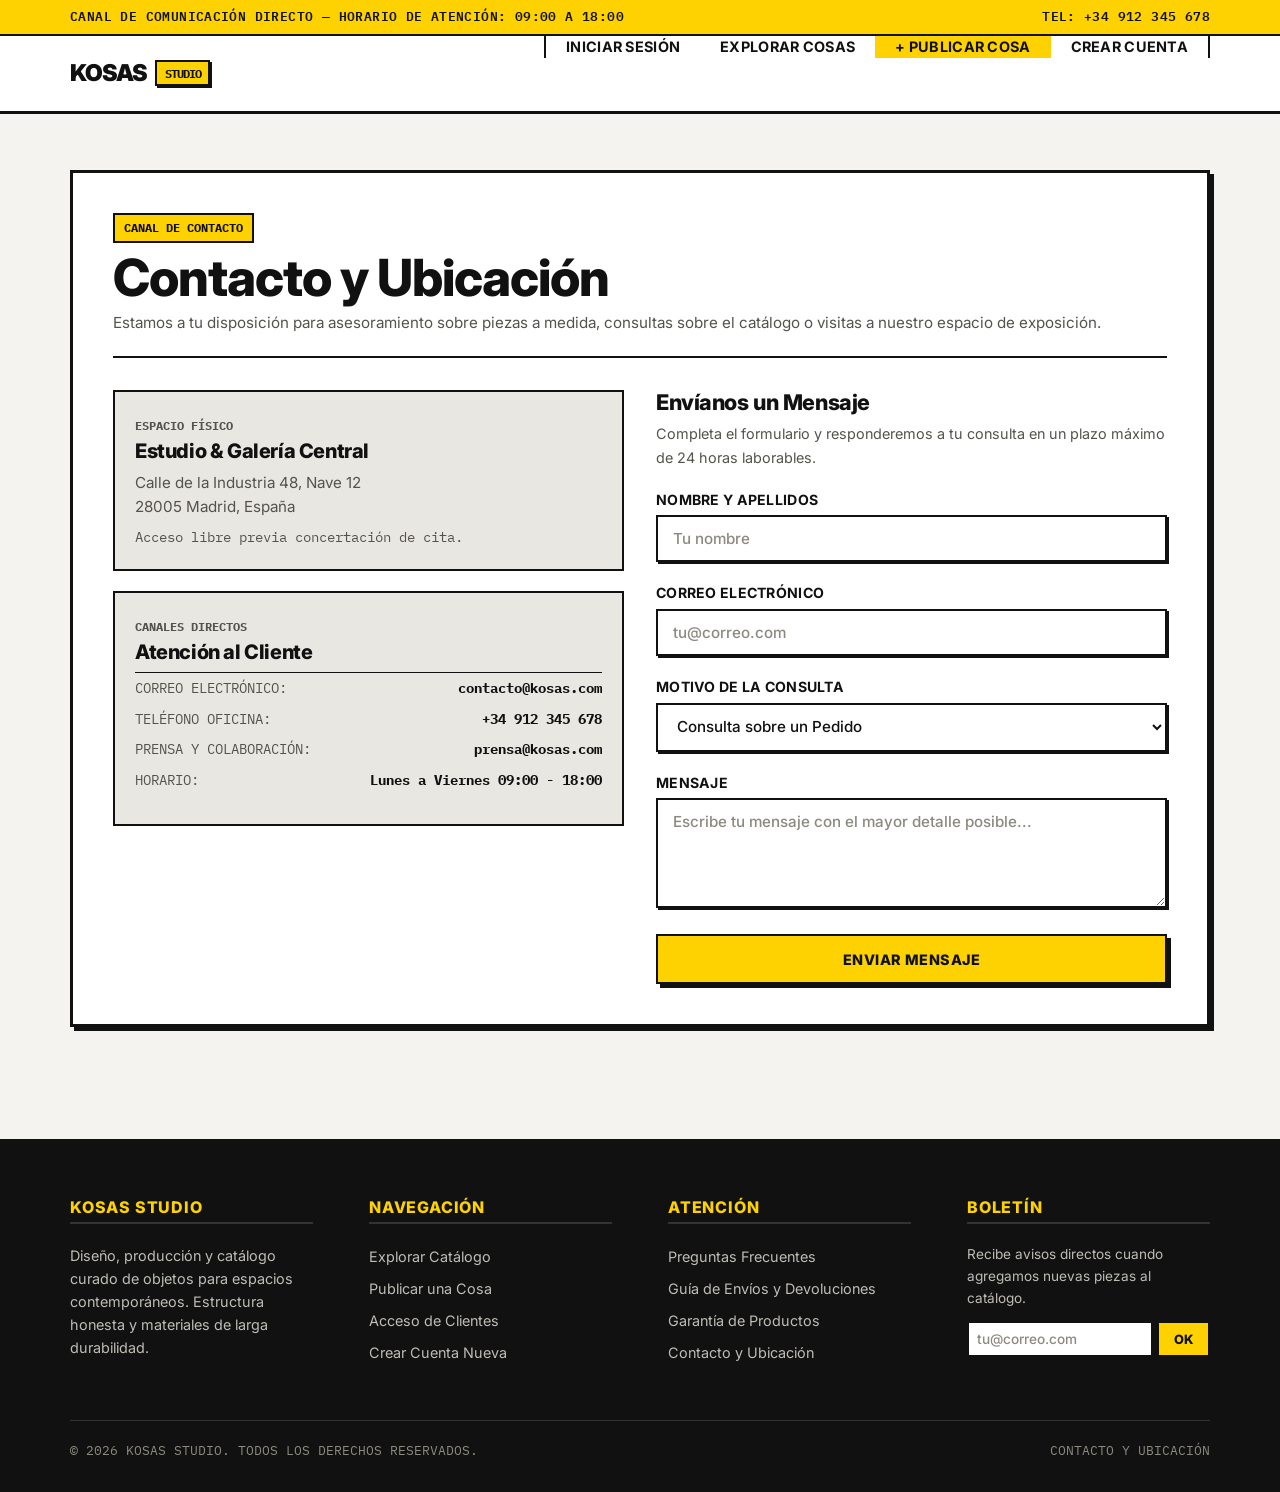
<file: views/pages/contacto.html>
<!DOCTYPE html>
<html lang="es">
<head>
  <meta charset="UTF-8">
  <meta name="viewport" content="width=device-width, initial-scale=1.0">
  <title>Contacto y Ubicación — KOSAS STUDIO</title>
  <meta name="description" content="Información de contacto, ubicación del estudio central y formulario de atención directa.">
  <link rel="stylesheet" href="../css/style.css">
</head>
<body>

  <aside class="top-notice">
    <div class="container top-notice-inner">
      <span>CANAL DE COMUNICACIÓN DIRECTO — HORARIO DE ATENCIÓN: 09:00 A 18:00</span>
      <span>TEL: +34 912 345 678</span>
    </div>
  </aside>

  <header class="navbar">
    <div class="container navbar-inner">
      <a href="../index.html" class="nav-brand">
        <span>KOSAS</span>
        <span class="nav-brand-badge">STUDIO</span>
      </a>

      <nav aria-label="Navegación del sitio">
        <ul class="nav-links">
          <li><a href="../index.html" class="nav-link">Iniciar Sesión</a></li>
          <li><a href="catalogo.html" class="nav-link">Explorar Cosas</a></li>
          <li><a href="agregar-cosa.html" class="nav-link highlight">+ Publicar Cosa</a></li>
          <li><a href="registro.html" class="nav-link">Crear Cuenta</a></li>
        </ul>
      </nav>
    </div>
  </header>

  <main class="main-content">
    <div class="container">

      <div class="info-content-card">
        <div class="info-header">
          <span class="tag tag-yellow">CANAL DE CONTACTO</span>
          <h1 style="margin-top: 0.35rem;">Contacto y Ubicación</h1>
          <p style="margin-top: 0.25rem;">
            Estamos a tu disposición para asesoramiento sobre piezas a medida, consultas sobre el catálogo o visitas a nuestro espacio de exposición.
          </p>
        </div>

        <div class="contact-layout">

          <div>
            <div class="contact-box">
              <span class="mono" style="font-size: 0.75rem; font-weight: 700; color: var(--color-text-muted);">ESPACIO FÍSICO</span>
              <h2 style="font-size: 1.25rem; margin: 0.25rem 0 0.5rem;">Estudio & Galería Central</h2>
              <p style="font-size: 0.95rem; margin-bottom: 0.5rem;">Calle de la Industria 48, Nave 12<br>28005 Madrid, España</p>
              <p class="mono" style="font-size: 0.85rem;">Acceso libre previa concertación de cita.</p>
            </div>

            <div class="contact-box">
              <span class="mono" style="font-size: 0.75rem; font-weight: 700; color: var(--color-text-muted);">CANALES DIRECTOS</span>
              <h2 style="font-size: 1.25rem; margin: 0.25rem 0 0.5rem;">Atención al Cliente</h2>
              <table class="specs-table" style="font-size: 0.88rem;">
                <tr><td>CORREO ELECTRÓNICO:</td><td>contacto@kosas.com</td></tr>
                <tr><td>TELÉFONO OFICINA:</td><td>+34 912 345 678</td></tr>
                <tr><td>PRENSA Y COLABORACIÓN:</td><td>prensa@kosas.com</td></tr>
                <tr><td>HORARIO:</td><td>Lunes a Viernes 09:00 - 18:00</td></tr>
              </table>
            </div>
          </div>

          <div>
            <h2 style="font-size: 1.35rem; margin-bottom: 0.5rem;">Envíanos un Mensaje</h2>
            <p style="font-size: 0.9rem; margin-bottom: var(--space-md);">
              Completa el formulario y responderemos a tu consulta en un plazo máximo de 24 horas laborables.
            </p>

            <form action="catalogo.html" method="GET">
              <div class="form-group">
                <label for="nombre-contacto" class="form-label">Nombre y Apellidos</label>
                <input type="text" id="nombre-contacto" name="nombre-contacto" class="form-input" placeholder="Tu nombre" required>
              </div>

              <div class="form-group">
                <label for="correo-contacto" class="form-label">Correo Electrónico</label>
                <input type="email" id="correo-contacto" name="correo-contacto" class="form-input" placeholder="tu@correo.com" required>
              </div>

              <div class="form-group">
                <label for="motivo" class="form-label">Motivo de la Consulta</label>
                <select id="motivo" name="motivo" class="form-input" style="cursor: pointer;">
                  <option value="pedido">Consulta sobre un Pedido</option>
                  <option value="producto">Información sobre una Pieza</option>
                  <option value="publicar">Propuesta de Publicación / Artesanía</option>
                  <option value="otro">Otro Asunto</option>
                </select>
              </div>

              <div class="form-group">
                <label for="mensaje" class="form-label">Mensaje</label>
                <textarea id="mensaje" name="mensaje" class="form-input" rows="4" placeholder="Escribe tu mensaje con el mayor detalle posible..." required></textarea>
              </div>

              <button type="submit" class="btn btn-primary btn-block" style="padding: 0.9rem;">
                Enviar Mensaje
              </button>
            </form>
          </div>

        </div>
      </div>

    </div>
  </main>

  <footer class="footer">
    <div class="container">
      <div class="footer-columns">
        <div class="footer-col">
          <h4>KOSAS STUDIO</h4>
          <p style="color: #bfbcb6; font-size: 0.9rem; line-height: 1.6;">
            Diseño, producción y catálogo curado de objetos para espacios contemporáneos. Estructura honesta y materiales de larga durabilidad.
          </p>
        </div>

        <div class="footer-col">
          <h4>NAVEGACIÓN</h4>
          <ul class="footer-links">
            <li><a href="catalogo.html" class="footer-link">Explorar Catálogo</a></li>
            <li><a href="agregar-cosa.html" class="footer-link">Publicar una Cosa</a></li>
            <li><a href="../index.html" class="footer-link">Acceso de Clientes</a></li>
            <li><a href="registro.html" class="footer-link">Crear Cuenta Nueva</a></li>
          </ul>
        </div>

        <div class="footer-col">
          <h4>ATENCIÓN</h4>
          <ul class="footer-links">
            <li><a href="faq.html" class="footer-link">Preguntas Frecuentes</a></li>
            <li><a href="envios-devoluciones.html" class="footer-link">Guía de Envíos y Devoluciones</a></li>
            <li><a href="garantia.html" class="footer-link">Garantía de Productos</a></li>
            <li><a href="contacto.html" class="footer-link">Contacto y Ubicación</a></li>
          </ul>
        </div>

        <div class="footer-col">
          <h4>BOLETÍN</h4>
          <p style="color: #bfbcb6; font-size: 0.85rem; margin-bottom: 0.75rem;">
            Recibe avisos directos cuando agregamos nuevas piezas al catálogo.
          </p>
          <div style="display: flex; gap: 0.25rem;">
            <input type="email" placeholder="tu@correo.com" class="form-input" style="padding: 0.5rem; font-size: 0.85rem;">
            <button class="btn btn-primary btn-sm" type="button">OK</button>
          </div>
        </div>
      </div>

      <div class="footer-bottom">
        <span>© 2026 KOSAS STUDIO. TODOS LOS DERECHOS RESERVADOS.</span>
        <span>CONTACTO Y UBICACIÓN</span>
      </div>
    </div>
  </footer>

</body>
</html>
</file>
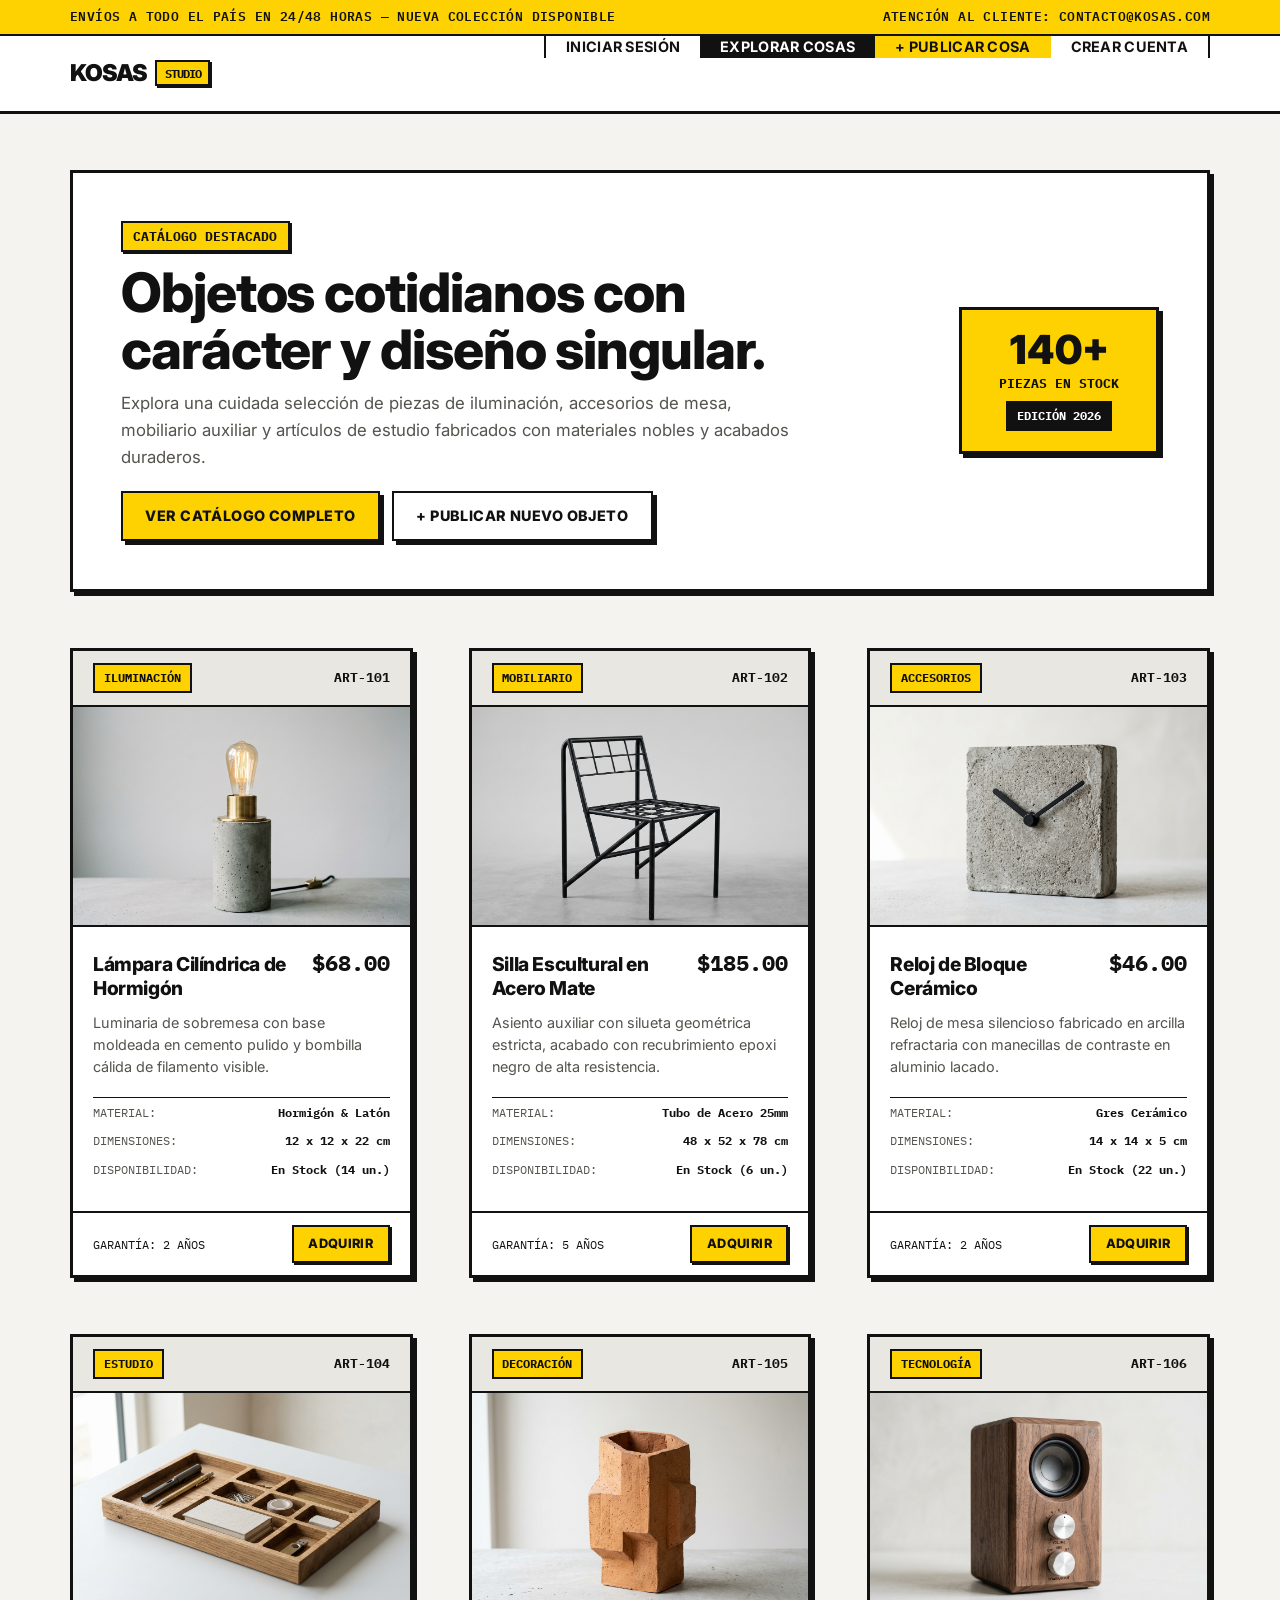
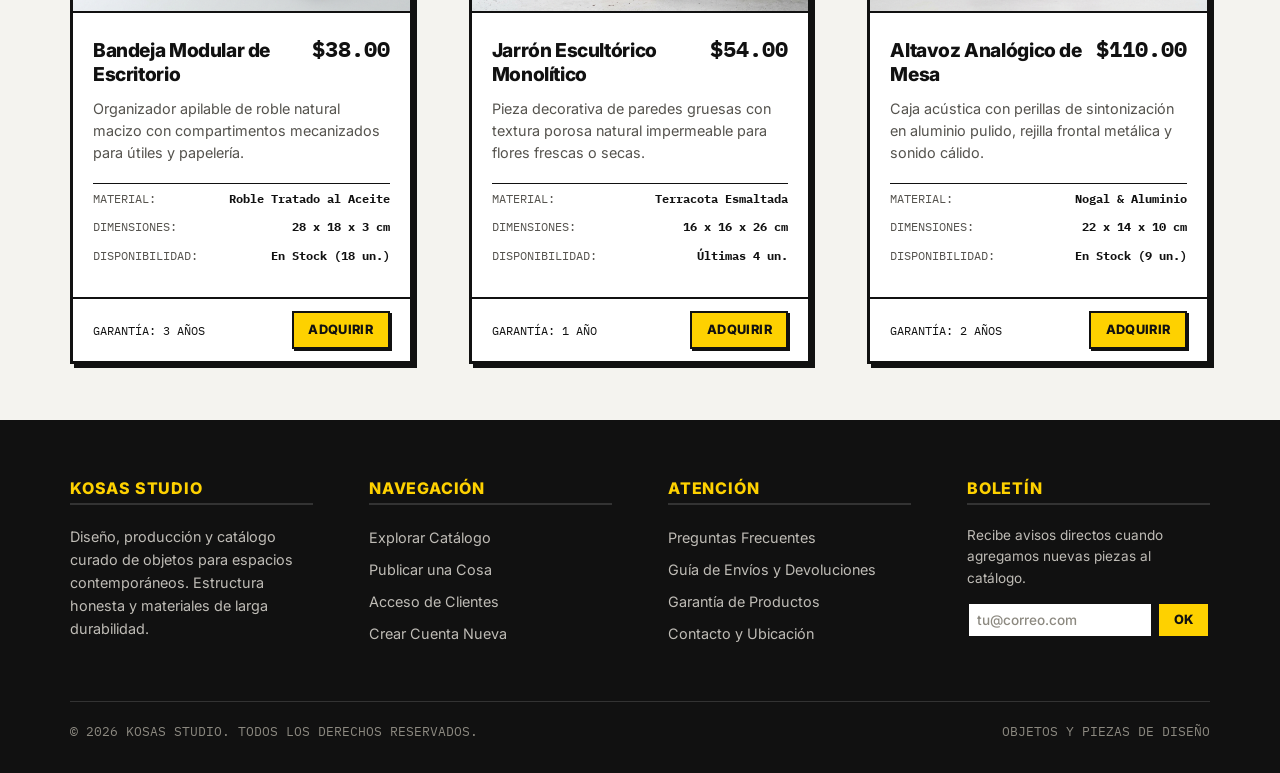
<file: views/pages/cosas-view-catologo.html>
<!DOCTYPE html>
<html lang="es">
<head>
  <meta charset="UTF-8">
  <meta name="viewport" content="width=device-width, initial-scale=1.0">
  <title>KOSAS — Catálogo de Objetos & Piezas de Diseño</title>
  <meta name="description" content="Colección curada de objetos cotidianos, iluminación, mobiliario y accesorios singulares para el hogar y el estudio.">
  <link rel="stylesheet" href="../css/style.css">
</head>
<body>

  <aside class="top-notice">
    <div class="container top-notice-inner">
      <span>ENVÍOS A TODO EL PAÍS EN 24/48 HORAS — NUEVA COLECCIÓN DISPONIBLE</span>
      <span>ATENCIÓN AL CLIENTE: CONTACTO@KOSAS.COM</span>
    </div>
  </aside>

  <header class="navbar">
    <div class="container navbar-inner">
      <a href="../index.html" class="nav-brand">
        <span>KOSAS</span>
        <span class="nav-brand-badge">STUDIO</span>
      </a>

      <nav aria-label="Navegación del sitio">
        <ul class="nav-links">
          <li><a href="../index.html" class="nav-link">Iniciar Sesión</a></li>
          <li><a href="catalogo.html" class="nav-link active">Explorar Cosas</a></li>
          <li><a href="agregar-cosa.html" class="nav-link highlight">+ Publicar Cosa</a></li>
          <li><a href="registro.html" class="nav-link">Crear Cuenta</a></li>
        </ul>
      </nav>
    </div>
  </header>

  <main class="main-content">
    <div class="container">

      <section class="hero-banner">
        <div class="hero-content">
          <span class="hero-pill">Catálogo Destacado</span>
          <h1 class="hero-title">Objetos cotidianos con carácter y diseño singular.</h1>
          <p class="hero-subtitle">
            Explora una cuidada selección de piezas de iluminación, accesorios de mesa, mobiliario auxiliar y artículos de estudio fabricados con materiales nobles y acabados duraderos.
          </p>
          <div class="hero-actions">
            <a href="#catalogo" class="btn btn-primary">Ver Catálogo Completo</a>
            <a href="agregar-cosa.html" class="btn">+ Publicar Nuevo Objeto</a>
          </div>
        </div>

        <div class="hero-highlight-box">
          <span class="big-num">140+</span>
          <span class="sub-label">Piezas en Stock</span>
          <span class="tag tag-dark" style="margin-top: 0.5rem;">EDICIÓN 2026</span>
        </div>
      </section>

      <section id="catalogo" class="items-grid" aria-label="Catálogo de productos">

        <article class="b-card">
          <div class="card-header">
            <span class="tag tag-yellow">ILUMINACIÓN</span>
            <span class="mono" style="font-size: 0.8rem; font-weight: 700;">ART-101</span>
          </div>
          <div class="item-img-container">
            <img src="../img/lampara-hormigon.jpg" alt="Lámpara Cilíndrica de Hormigón" class="item-img">
          </div>
          <div class="card-body">
            <div style="display: flex; justify-content: space-between; align-items: baseline; margin-bottom: 0.4rem;">
              <h2 class="item-title">Lámpara Cilíndrica de Hormigón</h2>
              <span class="item-price">$68.00</span>
            </div>
            <p class="item-desc">Luminaria de sobremesa con base moldeada en cemento pulido y bombilla cálida de filamento visible.</p>
            <table class="specs-table">
              <tr><td>MATERIAL:</td><td>Hormigón & Latón</td></tr>
              <tr><td>DIMENSIONES:</td><td>12 x 12 x 22 cm</td></tr>
              <tr><td>DISPONIBILIDAD:</td><td>En Stock (14 un.)</td></tr>
            </table>
          </div>
          <div class="card-footer">
            <span class="mono" style="font-size: 0.78rem;">GARANTÍA: 2 AÑOS</span>
            <a href="detalle-producto.html" class="btn btn-sm btn-primary">Adquirir</a>
          </div>
        </article>

        <article class="b-card">
          <div class="card-header">
            <span class="tag tag-yellow">MOBILIARIO</span>
            <span class="mono" style="font-size: 0.8rem; font-weight: 700;">ART-102</span>
          </div>
          <div class="item-img-container">
            <img src="../img/silla-acero.jpg" alt="Silla Escultural en Acero Mate" class="item-img">
          </div>
          <div class="card-body">
            <div style="display: flex; justify-content: space-between; align-items: baseline; margin-bottom: 0.4rem;">
              <h2 class="item-title">Silla Escultural en Acero Mate</h2>
              <span class="item-price">$185.00</span>
            </div>
            <p class="item-desc">Asiento auxiliar con silueta geométrica estricta, acabado con recubrimiento epoxi negro de alta resistencia.</p>
            <table class="specs-table">
              <tr><td>MATERIAL:</td><td>Tubo de Acero 25mm</td></tr>
              <tr><td>DIMENSIONES:</td><td>48 x 52 x 78 cm</td></tr>
              <tr><td>DISPONIBILIDAD:</td><td>En Stock (6 un.)</td></tr>
            </table>
          </div>
          <div class="card-footer">
            <span class="mono" style="font-size: 0.78rem;">GARANTÍA: 5 AÑOS</span>
            <a href="detalle-producto.html" class="btn btn-sm btn-primary">Adquirir</a>
          </div>
        </article>

        <article class="b-card">
          <div class="card-header">
            <span class="tag tag-yellow">ACCESORIOS</span>
            <span class="mono" style="font-size: 0.8rem; font-weight: 700;">ART-103</span>
          </div>
          <div class="item-img-container">
            <img src="../img/reloj-ceramica.jpg" alt="Reloj de Bloque Cerámico" class="item-img">
          </div>
          <div class="card-body">
            <div style="display: flex; justify-content: space-between; align-items: baseline; margin-bottom: 0.4rem;">
              <h2 class="item-title">Reloj de Bloque Cerámico</h2>
              <span class="item-price">$46.00</span>
            </div>
            <p class="item-desc">Reloj de mesa silencioso fabricado en arcilla refractaria con manecillas de contraste en aluminio lacado.</p>
            <table class="specs-table">
              <tr><td>MATERIAL:</td><td>Gres Cerámico</td></tr>
              <tr><td>DIMENSIONES:</td><td>14 x 14 x 5 cm</td></tr>
              <tr><td>DISPONIBILIDAD:</td><td>En Stock (22 un.)</td></tr>
            </table>
          </div>
          <div class="card-footer">
            <span class="mono" style="font-size: 0.78rem;">GARANTÍA: 2 AÑOS</span>
            <a href="detalle-producto.html" class="btn btn-sm btn-primary">Adquirir</a>
          </div>
        </article>

        <article class="b-card">
          <div class="card-header">
            <span class="tag tag-yellow">ESTUDIO</span>
            <span class="mono" style="font-size: 0.8rem; font-weight: 700;">ART-104</span>
          </div>
          <div class="item-img-container">
            <img src="../img/bandeja-madera.jpg" alt="Bandeja Modular de Escritorio" class="item-img">
          </div>
          <div class="card-body">
            <div style="display: flex; justify-content: space-between; align-items: baseline; margin-bottom: 0.4rem;">
              <h2 class="item-title">Bandeja Modular de Escritorio</h2>
              <span class="item-price">$38.00</span>
            </div>
            <p class="item-desc">Organizador apilable de roble natural macizo con compartimentos mecanizados para útiles y papelería.</p>
            <table class="specs-table">
              <tr><td>MATERIAL:</td><td>Roble Tratado al Aceite</td></tr>
              <tr><td>DIMENSIONES:</td><td>28 x 18 x 3 cm</td></tr>
              <tr><td>DISPONIBILIDAD:</td><td>En Stock (18 un.)</td></tr>
            </table>
          </div>
          <div class="card-footer">
            <span class="mono" style="font-size: 0.78rem;">GARANTÍA: 3 AÑOS</span>
            <a href="detalle-producto.html" class="btn btn-sm btn-primary">Adquirir</a>
          </div>
        </article>

        <article class="b-card">
          <div class="card-header">
            <span class="tag tag-yellow">DECORACIÓN</span>
            <span class="mono" style="font-size: 0.8rem; font-weight: 700;">ART-105</span>
          </div>
          <div class="item-img-container">
            <img src="../img/jarron-terracota.jpg" alt="Jarrón Escultórico Monolítico" class="item-img">
          </div>
          <div class="card-body">
            <div style="display: flex; justify-content: space-between; align-items: baseline; margin-bottom: 0.4rem;">
              <h2 class="item-title">Jarrón Escultórico Monolítico</h2>
              <span class="item-price">$54.00</span>
            </div>
            <p class="item-desc">Pieza decorativa de paredes gruesas con textura porosa natural impermeable para flores frescas o secas.</p>
            <table class="specs-table">
              <tr><td>MATERIAL:</td><td>Terracota Esmaltada</td></tr>
              <tr><td>DIMENSIONES:</td><td>16 x 16 x 26 cm</td></tr>
              <tr><td>DISPONIBILIDAD:</td><td>Últimas 4 un.</td></tr>
            </table>
          </div>
          <div class="card-footer">
            <span class="mono" style="font-size: 0.78rem;">GARANTÍA: 1 AÑO</span>
            <a href="detalle-producto.html" class="btn btn-sm btn-primary">Adquirir</a>
          </div>
        </article>

        <article class="b-card">
          <div class="card-header">
            <span class="tag tag-yellow">TECNOLOGÍA</span>
            <span class="mono" style="font-size: 0.8rem; font-weight: 700;">ART-106</span>
          </div>
          <div class="item-img-container">
            <img src="../img/altavoz-mesa.jpg" alt="Altavoz Analógico de Mesa" class="item-img">
          </div>
          <div class="card-body">
            <div style="display: flex; justify-content: space-between; align-items: baseline; margin-bottom: 0.4rem;">
              <h2 class="item-title">Altavoz Analógico de Mesa</h2>
              <span class="item-price">$110.00</span>
            </div>
            <p class="item-desc">Caja acústica con perillas de sintonización en aluminio pulido, rejilla frontal metálica y sonido cálido.</p>
            <table class="specs-table">
              <tr><td>MATERIAL:</td><td>Nogal & Aluminio</td></tr>
              <tr><td>DIMENSIONES:</td><td>22 x 14 x 10 cm</td></tr>
              <tr><td>DISPONIBILIDAD:</td><td>En Stock (9 un.)</td></tr>
            </table>
          </div>
          <div class="card-footer">
            <span class="mono" style="font-size: 0.78rem;">GARANTÍA: 2 AÑOS</span>
            <a href="detalle-producto.html" class="btn btn-sm btn-primary">Adquirir</a>
          </div>
        </article>

      </section>

    </div>
  </main>

  <footer class="footer">
    <div class="container">
      <div class="footer-columns">
        <div class="footer-col">
          <h4>KOSAS STUDIO</h4>
          <p style="color: #bfbcb6; font-size: 0.9rem; line-height: 1.6;">
            Diseño, producción y catálogo curado de objetos para espacios contemporáneos. Estructura honesta y materiales de larga durabilidad.
          </p>
        </div>

        <div class="footer-col">
          <h4>NAVEGACIÓN</h4>
          <ul class="footer-links">
            <li><a href="catalogo.html" class="footer-link">Explorar Catálogo</a></li>
            <li><a href="agregar-cosa.html" class="footer-link">Publicar una Cosa</a></li>
            <li><a href="../index.html" class="footer-link">Acceso de Clientes</a></li>
            <li><a href="registro.html" class="footer-link">Crear Cuenta Nueva</a></li>
          </ul>
        </div>

        <div class="footer-col">
          <h4>ATENCIÓN</h4>
          <ul class="footer-links">
            <li><a href="faq.html" class="footer-link">Preguntas Frecuentes</a></li>
            <li><a href="envios-devoluciones.html" class="footer-link">Guía de Envíos y Devoluciones</a></li>
            <li><a href="garantia.html" class="footer-link">Garantía de Productos</a></li>
            <li><a href="contacto.html" class="footer-link">Contacto y Ubicación</a></li>
          </ul>
        </div>

        <div class="footer-col">
          <h4>BOLETÍN</h4>
          <p style="color: #bfbcb6; font-size: 0.85rem; margin-bottom: 0.75rem;">
            Recibe avisos directos cuando agregamos nuevas piezas al catálogo.
          </p>
          <div style="display: flex; gap: 0.25rem;">
            <input type="email" placeholder="tu@correo.com" class="form-input" style="padding: 0.5rem; font-size: 0.85rem;">
            <button class="btn btn-primary btn-sm" type="button">OK</button>
          </div>
        </div>
      </div>

      <div class="footer-bottom">
        <span>© 2026 KOSAS STUDIO. TODOS LOS DERECHOS RESERVADOS.</span>
        <span>OBJETOS Y PIEZAS DE DISEÑO</span>
      </div>
    </div>
  </footer>

</body>
</html>
</file>
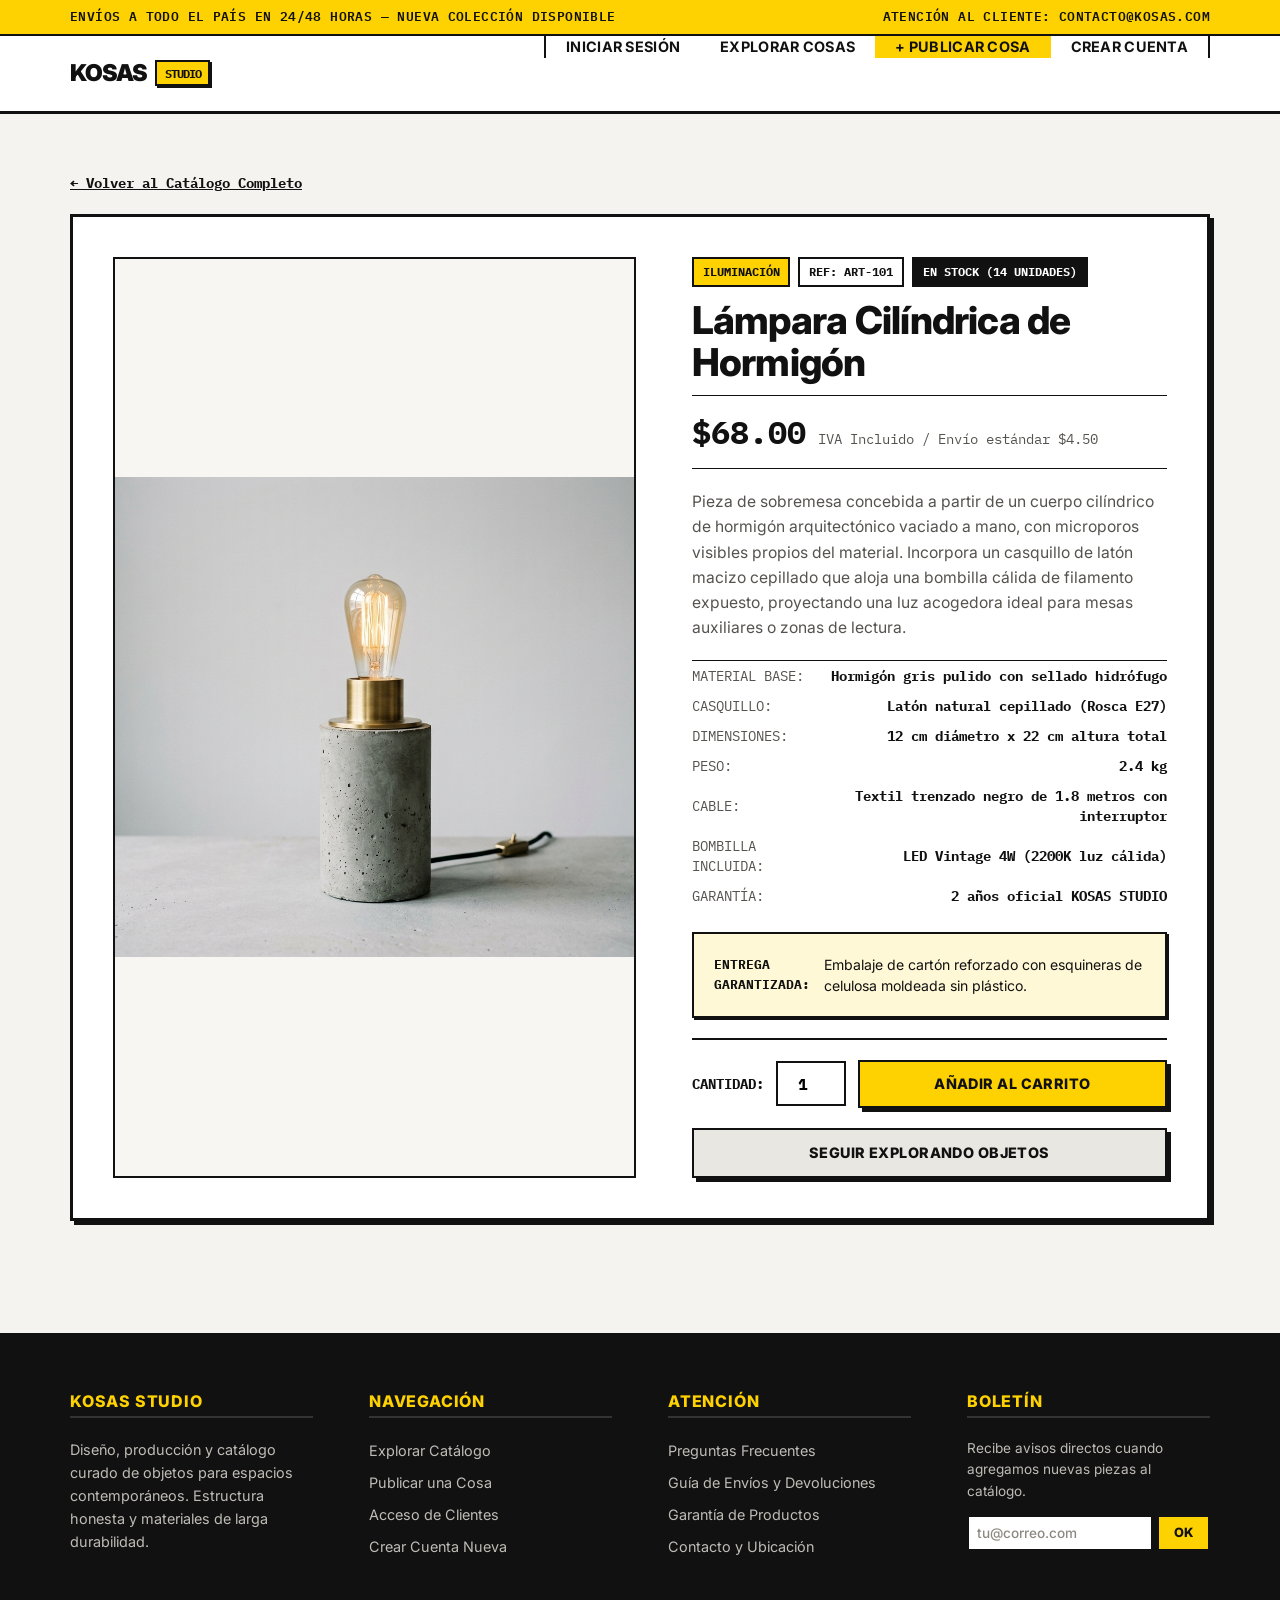
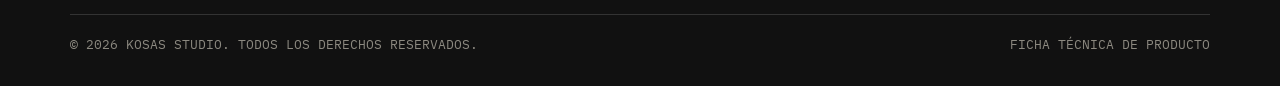
<file: views/pages/cosas-view-detalle.html>
<!DOCTYPE html>
<html lang="es">
<head>
  <meta charset="UTF-8">
  <meta name="viewport" content="width=device-width, initial-scale=1.0">
  <title>Lámpara Cilíndrica de Hormigón — KOSAS STUDIO</title>
  <meta name="description" content="Detalle de producto y especificaciones técnicas de la Lámpara Cilíndrica de Hormigón.">
  <link rel="stylesheet" href="../css/style.css">
</head>
<body>

  <aside class="top-notice">
    <div class="container top-notice-inner">
      <span>ENVÍOS A TODO EL PAÍS EN 24/48 HORAS — NUEVA COLECCIÓN DISPONIBLE</span>
      <span>ATENCIÓN AL CLIENTE: CONTACTO@KOSAS.COM</span>
    </div>
  </aside>

  <header class="navbar">
    <div class="container navbar-inner">
      <a href="../index.html" class="nav-brand">
        <span>KOSAS</span>
        <span class="nav-brand-badge">STUDIO</span>
      </a>

      <nav aria-label="Navegación del sitio">
        <ul class="nav-links">
          <li><a href="../index.html" class="nav-link">Iniciar Sesión</a></li>
          <li><a href="catalogo.html" class="nav-link">Explorar Cosas</a></li>
          <li><a href="agregar-cosa.html" class="nav-link highlight">+ Publicar Cosa</a></li>
          <li><a href="registro.html" class="nav-link">Crear Cuenta</a></li>
        </ul>
      </nav>
    </div>
  </header>

  <main class="main-content">
    <div class="container">

      <div style="margin-bottom: var(--space-md);">
        <a href="catalogo.html" class="mono" style="font-size: 0.85rem; font-weight: 700; text-decoration: underline;">
          ← Volver al Catálogo Completo
        </a>
      </div>

      <div class="detail-grid">

        <div class="detail-image-box">
          <img src="../img/lampara-hormigon.jpg" alt="Lámpara Cilíndrica de Hormigón" class="detail-main-img">
        </div>

        <div class="detail-info">
          <div>
            <div class="detail-header-tags">
              <span class="tag tag-yellow">ILUMINACIÓN</span>
              <span class="tag">REF: ART-101</span>
              <span class="tag tag-dark">EN STOCK (14 UNIDADES)</span>
            </div>

            <h1 class="detail-title">Lámpara Cilíndrica de Hormigón</h1>

            <div class="detail-price-strip">
              <span class="detail-price-main">$68.00</span>
              <span class="mono" style="font-size: 0.85rem; color: var(--color-text-muted);">IVA Incluido / Envío estándar $4.50</span>
            </div>

            <p class="detail-description">
              Pieza de sobremesa concebida a partir de un cuerpo cilíndrico de hormigón arquitectónico vaciado a mano, con microporos visibles propios del material. Incorpora un casquillo de latón macizo cepillado que aloja una bombilla cálida de filamento expuesto, proyectando una luz acogedora ideal para mesas auxiliares o zonas de lectura.
            </p>

            <table class="specs-table" style="font-size: 0.85rem; margin-bottom: var(--space-md);">
              <tr><td>MATERIAL BASE:</td><td>Hormigón gris pulido con sellado hidrófugo</td></tr>
              <tr><td>CASQUILLO:</td><td>Latón natural cepillado (Rosca E27)</td></tr>
              <tr><td>DIMENSIONES:</td><td>12 cm diámetro x 22 cm altura total</td></tr>
              <tr><td>PESO:</td><td>2.4 kg</td></tr>
              <tr><td>CABLE:</td><td>Textil trenzado negro de 1.8 metros con interruptor</td></tr>
              <tr><td>BOMBILLA INCLUIDA:</td><td>LED Vintage 4W (2200K luz cálida)</td></tr>
              <tr><td>GARANTÍA:</td><td>2 años oficial KOSAS STUDIO</td></tr>
            </table>

            <div class="callout-box" style="margin-bottom: var(--space-md);">
              <span class="mono" style="font-weight: 700; font-size: 0.8rem;">ENTREGA GARANTIZADA:</span>
              <span style="font-size: 0.88rem;">Embalaje de cartón reforzado con esquineras de celulosa moldeada sin plástico.</span>
            </div>
          </div>

          <div style="border-top: var(--border-main); padding-top: var(--space-md);">
            <div class="qty-control">
              <label for="cantidad" class="mono" style="font-size: 0.85rem; font-weight: 700;">CANTIDAD:</label>
              <input type="number" id="cantidad" name="cantidad" value="1" min="1" max="14" class="qty-input">
              <button type="button" class="btn btn-primary" style="flex: 1; padding: 0.85rem;">
                Añadir al Carrito
              </button>
            </div>
            <a href="catalogo.html" class="btn btn-block" style="background-color: var(--color-surface-muted);">
              Seguir Explorando Objetos
            </a>
          </div>

        </div>

      </div>

    </div>
  </main>

  <footer class="footer">
    <div class="container">
      <div class="footer-columns">
        <div class="footer-col">
          <h4>KOSAS STUDIO</h4>
          <p style="color: #bfbcb6; font-size: 0.9rem; line-height: 1.6;">
            Diseño, producción y catálogo curado de objetos para espacios contemporáneos. Estructura honesta y materiales de larga durabilidad.
          </p>
        </div>

        <div class="footer-col">
          <h4>NAVEGACIÓN</h4>
          <ul class="footer-links">
            <li><a href="catalogo.html" class="footer-link">Explorar Catálogo</a></li>
            <li><a href="agregar-cosa.html" class="footer-link">Publicar una Cosa</a></li>
            <li><a href="../index.html" class="footer-link">Acceso de Clientes</a></li>
            <li><a href="registro.html" class="footer-link">Crear Cuenta Nueva</a></li>
          </ul>
        </div>

        <div class="footer-col">
          <h4>ATENCIÓN</h4>
          <ul class="footer-links">
            <li><a href="faq.html" class="footer-link">Preguntas Frecuentes</a></li>
            <li><a href="envios-devoluciones.html" class="footer-link">Guía de Envíos y Devoluciones</a></li>
            <li><a href="garantia.html" class="footer-link">Garantía de Productos</a></li>
            <li><a href="contacto.html" class="footer-link">Contacto y Ubicación</a></li>
          </ul>
        </div>

        <div class="footer-col">
          <h4>BOLETÍN</h4>
          <p style="color: #bfbcb6; font-size: 0.85rem; margin-bottom: 0.75rem;">
            Recibe avisos directos cuando agregamos nuevas piezas al catálogo.
          </p>
          <div style="display: flex; gap: 0.25rem;">
            <input type="email" placeholder="tu@correo.com" class="form-input" style="padding: 0.5rem; font-size: 0.85rem;">
            <button class="btn btn-primary btn-sm" type="button">OK</button>
          </div>
        </div>
      </div>

      <div class="footer-bottom">
        <span>© 2026 KOSAS STUDIO. TODOS LOS DERECHOS RESERVADOS.</span>
        <span>FICHA TÉCNICA DE PRODUCTO</span>
      </div>
    </div>
  </footer>

</body>
</html>
</file>
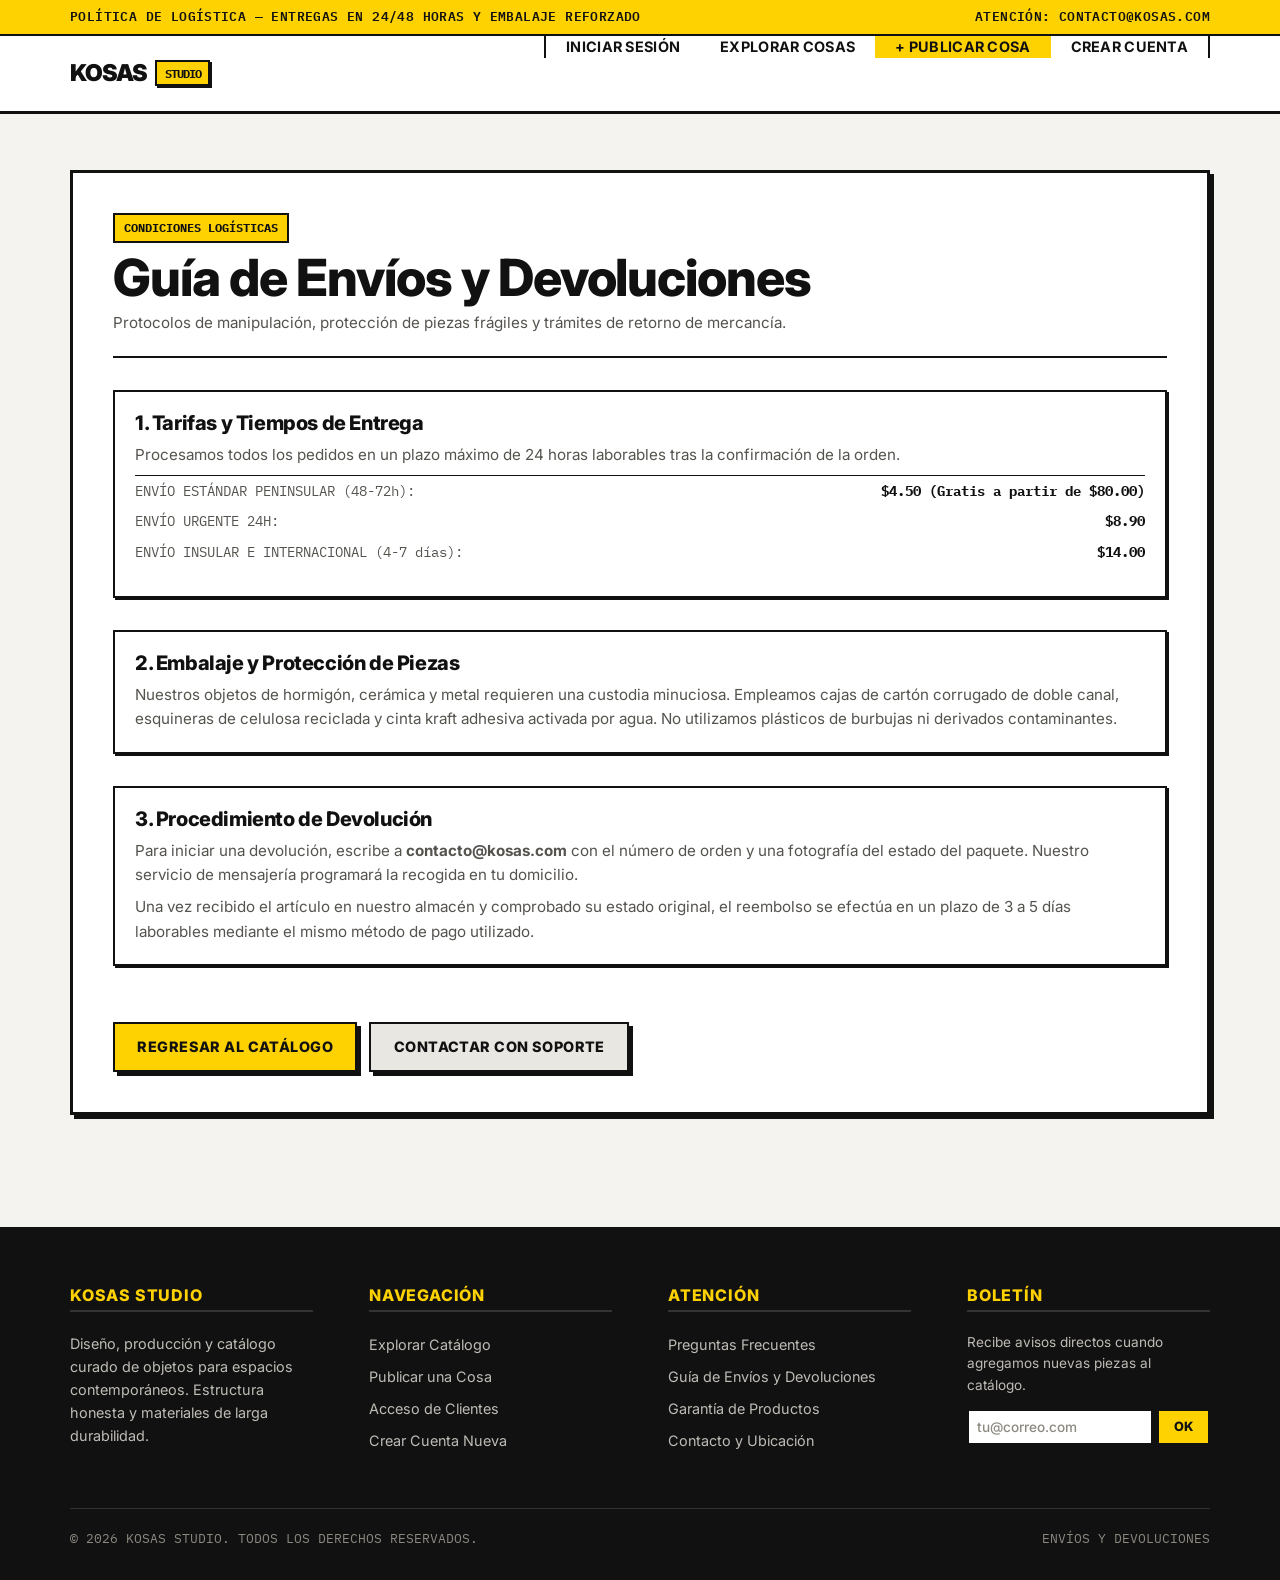
<file: views/pages/envios-devoluciones.html>
<!DOCTYPE html>
<html lang="es">
<head>
  <meta charset="UTF-8">
  <meta name="viewport" content="width=device-width, initial-scale=1.0">
  <title>Guía de Envíos y Devoluciones — KOSAS STUDIO</title>
  <meta name="description" content="Información detallada sobre tarifas, embalajes ecológicos y políticas de devolución en KOSAS STUDIO.">
  <link rel="stylesheet" href="../css/style.css">
</head>
<body>

  <aside class="top-notice">
    <div class="container top-notice-inner">
      <span>POLÍTICA DE LOGÍSTICA — ENTREGAS EN 24/48 HORAS Y EMBALAJE REFORZADO</span>
      <span>ATENCIÓN: CONTACTO@KOSAS.COM</span>
    </div>
  </aside>

  <header class="navbar">
    <div class="container navbar-inner">
      <a href="../index.html" class="nav-brand">
        <span>KOSAS</span>
        <span class="nav-brand-badge">STUDIO</span>
      </a>

      <nav aria-label="Navegación del sitio">
        <ul class="nav-links">
          <li><a href="../index.html" class="nav-link">Iniciar Sesión</a></li>
          <li><a href="catalogo.html" class="nav-link">Explorar Cosas</a></li>
          <li><a href="agregar-cosa.html" class="nav-link highlight">+ Publicar Cosa</a></li>
          <li><a href="registro.html" class="nav-link">Crear Cuenta</a></li>
        </ul>
      </nav>
    </div>
  </header>

  <main class="main-content">
    <div class="container">

      <div class="info-content-card">
        <div class="info-header">
          <span class="tag tag-yellow">CONDICIONES LOGÍSTICAS</span>
          <h1 style="margin-top: 0.35rem;">Guía de Envíos y Devoluciones</h1>
          <p style="margin-top: 0.25rem;">
            Protocolos de manipulación, protección de piezas frágiles y trámites de retorno de mercancía.
          </p>
        </div>

        <div style="display: flex; flex-direction: column; gap: var(--space-lg);">
          <div class="faq-card">
            <h2 style="font-size: 1.25rem; margin-bottom: 0.5rem;">1. Tarifas y Tiempos de Entrega</h2>
            <p style="margin-bottom: 0.5rem;">Procesamos todos los pedidos en un plazo máximo de 24 horas laborables tras la confirmación de la orden.</p>
            <table class="specs-table" style="font-size: 0.88rem;">
              <tr><td>ENVÍO ESTÁNDAR PENINSULAR (48-72h):</td><td>$4.50 (Gratis a partir de $80.00)</td></tr>
              <tr><td>ENVÍO URGENTE 24H:</td><td>$8.90</td></tr>
              <tr><td>ENVÍO INSULAR E INTERNACIONAL (4-7 días):</td><td>$14.00</td></tr>
            </table>
          </div>

          <div class="faq-card">
            <h2 style="font-size: 1.25rem; margin-bottom: 0.5rem;">2. Embalaje y Protección de Piezas</h2>
            <p>
              Nuestros objetos de hormigón, cerámica y metal requieren una custodia minuciosa. Empleamos cajas de cartón corrugado de doble canal, esquineras de celulosa reciclada y cinta kraft adhesiva activada por agua. No utilizamos plásticos de burbujas ni derivados contaminantes.
            </p>
          </div>

          <div class="faq-card">
            <h2 style="font-size: 1.25rem; margin-bottom: 0.5rem;">3. Procedimiento de Devolución</h2>
            <p style="margin-bottom: 0.5rem;">
              Para iniciar una devolución, escribe a <strong>contacto@kosas.com</strong> con el número de orden y una fotografía del estado del paquete. Nuestro servicio de mensajería programará la recogida en tu domicilio.
            </p>
            <p>
              Una vez recibido el artículo en nuestro almacén y comprobado su estado original, el reembolso se efectúa en un plazo de 3 a 5 días laborables mediante el mismo método de pago utilizado.
            </p>
          </div>
        </div>

        <div style="margin-top: var(--space-xl); display: flex; gap: var(--space-sm); flex-wrap: wrap;">
          <a href="catalogo.html" class="btn btn-primary">Regresar al Catálogo</a>
          <a href="contacto.html" class="btn" style="background-color: var(--color-surface-muted);">Contactar con Soporte</a>
        </div>
      </div>

    </div>
  </main>

  <footer class="footer">
    <div class="container">
      <div class="footer-columns">
        <div class="footer-col">
          <h4>KOSAS STUDIO</h4>
          <p style="color: #bfbcb6; font-size: 0.9rem; line-height: 1.6;">
            Diseño, producción y catálogo curado de objetos para espacios contemporáneos. Estructura honesta y materiales de larga durabilidad.
          </p>
        </div>

        <div class="footer-col">
          <h4>NAVEGACIÓN</h4>
          <ul class="footer-links">
            <li><a href="catalogo.html" class="footer-link">Explorar Catálogo</a></li>
            <li><a href="agregar-cosa.html" class="footer-link">Publicar una Cosa</a></li>
            <li><a href="../index.html" class="footer-link">Acceso de Clientes</a></li>
            <li><a href="registro.html" class="footer-link">Crear Cuenta Nueva</a></li>
          </ul>
        </div>

        <div class="footer-col">
          <h4>ATENCIÓN</h4>
          <ul class="footer-links">
            <li><a href="faq.html" class="footer-link">Preguntas Frecuentes</a></li>
            <li><a href="envios-devoluciones.html" class="footer-link">Guía de Envíos y Devoluciones</a></li>
            <li><a href="garantia.html" class="footer-link">Garantía de Productos</a></li>
            <li><a href="contacto.html" class="footer-link">Contacto y Ubicación</a></li>
          </ul>
        </div>

        <div class="footer-col">
          <h4>BOLETÍN</h4>
          <p style="color: #bfbcb6; font-size: 0.85rem; margin-bottom: 0.75rem;">
            Recibe avisos directos cuando agregamos nuevas piezas al catálogo.
          </p>
          <div style="display: flex; gap: 0.25rem;">
            <input type="email" placeholder="tu@correo.com" class="form-input" style="padding: 0.5rem; font-size: 0.85rem;">
            <button class="btn btn-primary btn-sm" type="button">OK</button>
          </div>
        </div>
      </div>

      <div class="footer-bottom">
        <span>© 2026 KOSAS STUDIO. TODOS LOS DERECHOS RESERVADOS.</span>
        <span>ENVÍOS Y DEVOLUCIONES</span>
      </div>
    </div>
  </footer>

</body>
</html>
</file>
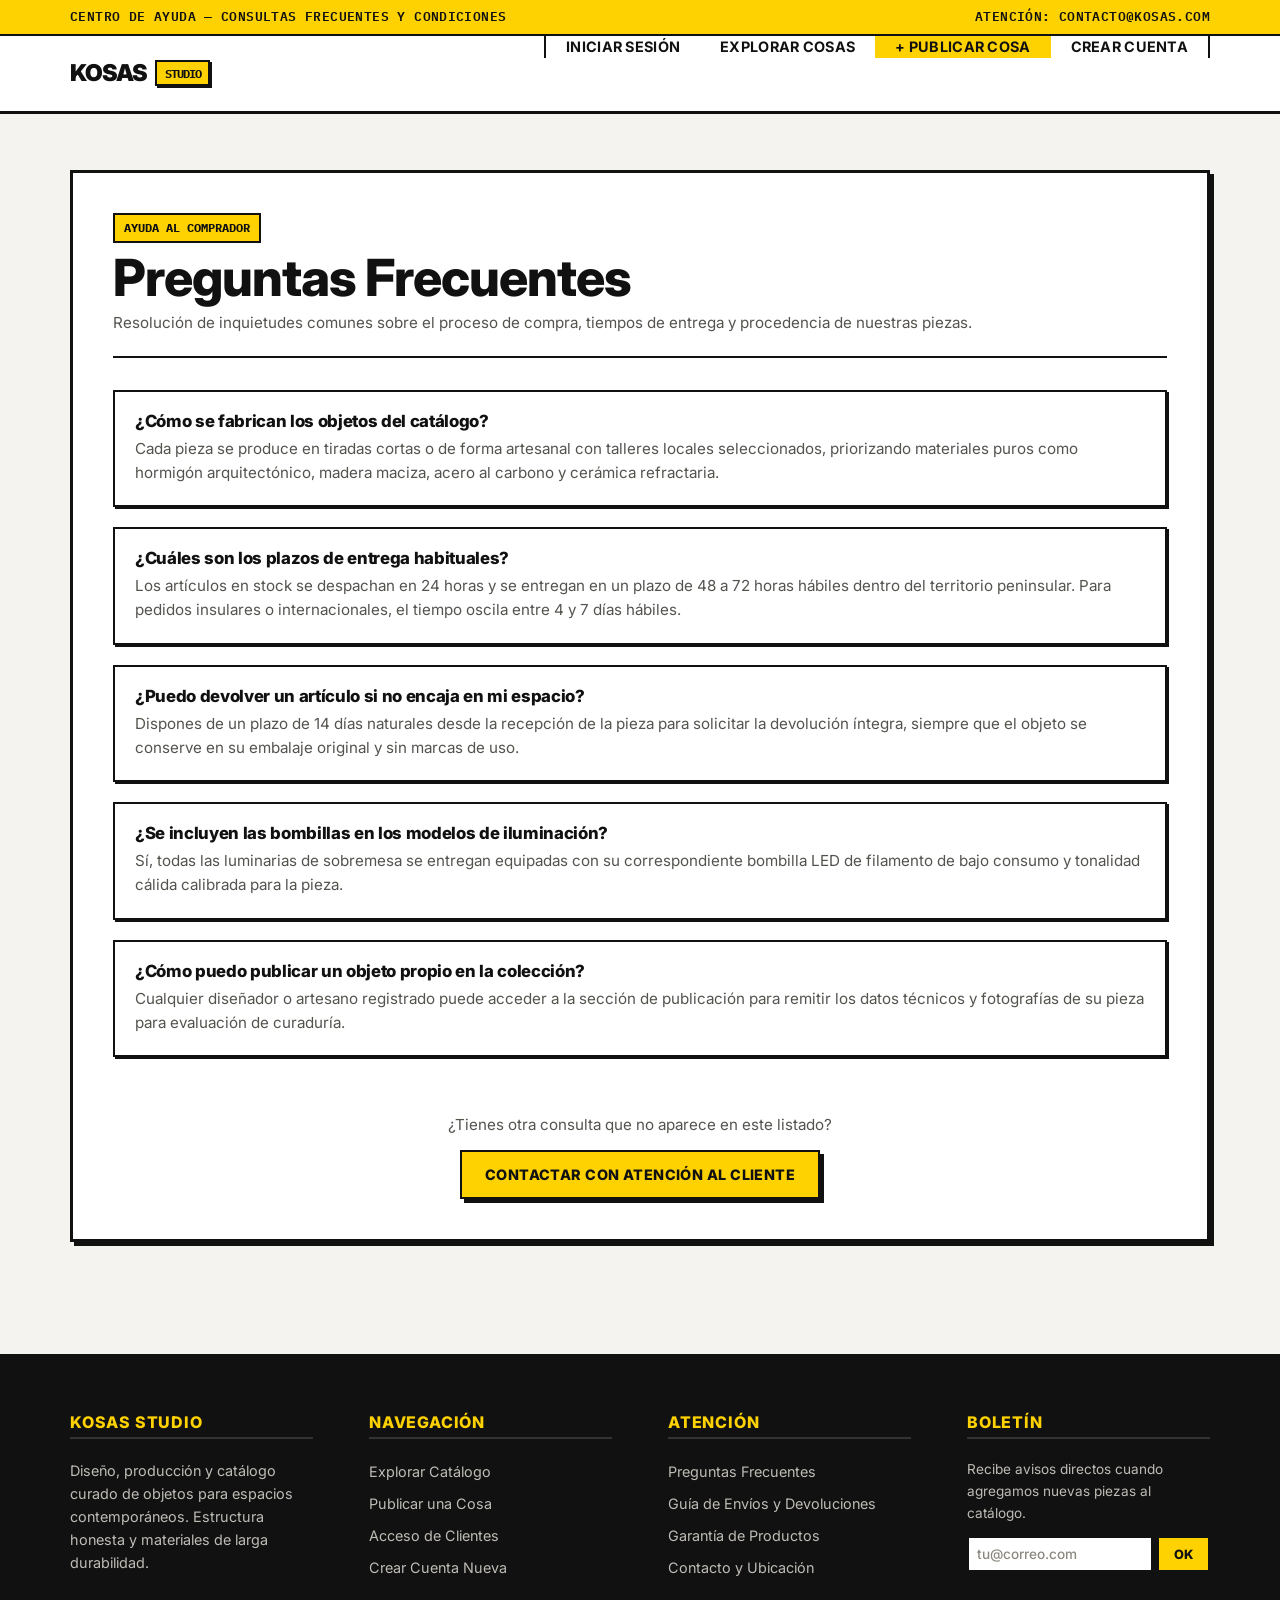
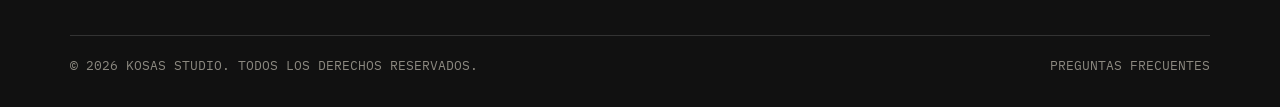
<file: views/pages/faq.html>
<!DOCTYPE html>
<html lang="es">
<head>
  <meta charset="UTF-8">
  <meta name="viewport" content="width=device-width, initial-scale=1.0">
  <title>Preguntas Frecuentes — KOSAS STUDIO</title>
  <meta name="description" content="Respuestas a dudas habituales sobre pedidos, materiales y catálogo de KOSAS STUDIO.">
  <link rel="stylesheet" href="../css/style.css">
</head>
<body>

  <aside class="top-notice">
    <div class="container top-notice-inner">
      <span>CENTRO DE AYUDA — CONSULTAS FRECUENTES Y CONDICIONES</span>
      <span>ATENCIÓN: CONTACTO@KOSAS.COM</span>
    </div>
  </aside>

  <header class="navbar">
    <div class="container navbar-inner">
      <a href="../index.html" class="nav-brand">
        <span>KOSAS</span>
        <span class="nav-brand-badge">STUDIO</span>
      </a>

      <nav aria-label="Navegación del sitio">
        <ul class="nav-links">
          <li><a href="../index.html" class="nav-link">Iniciar Sesión</a></li>
          <li><a href="catalogo.html" class="nav-link">Explorar Cosas</a></li>
          <li><a href="agregar-cosa.html" class="nav-link highlight">+ Publicar Cosa</a></li>
          <li><a href="registro.html" class="nav-link">Crear Cuenta</a></li>
        </ul>
      </nav>
    </div>
  </header>

  <main class="main-content">
    <div class="container">

      <div class="info-content-card">
        <div class="info-header">
          <span class="tag tag-yellow">AYUDA AL COMPRADOR</span>
          <h1 style="margin-top: 0.35rem;">Preguntas Frecuentes</h1>
          <p style="margin-top: 0.25rem;">
            Resolución de inquietudes comunes sobre el proceso de compra, tiempos de entrega y procedencia de nuestras piezas.
          </p>
        </div>

        <div class="faq-group">
          <div class="faq-card">
            <h3>¿Cómo se fabrican los objetos del catálogo?</h3>
            <p>Cada pieza se produce en tiradas cortas o de forma artesanal con talleres locales seleccionados, priorizando materiales puros como hormigón arquitectónico, madera maciza, acero al carbono y cerámica refractaria.</p>
          </div>

          <div class="faq-card">
            <h3>¿Cuáles son los plazos de entrega habituales?</h3>
            <p>Los artículos en stock se despachan en 24 horas y se entregan en un plazo de 48 a 72 horas hábiles dentro del territorio peninsular. Para pedidos insulares o internacionales, el tiempo oscila entre 4 y 7 días hábiles.</p>
          </div>

          <div class="faq-card">
            <h3>¿Puedo devolver un artículo si no encaja en mi espacio?</h3>
            <p>Dispones de un plazo de 14 días naturales desde la recepción de la pieza para solicitar la devolución íntegra, siempre que el objeto se conserve en su embalaje original y sin marcas de uso.</p>
          </div>

          <div class="faq-card">
            <h3>¿Se incluyen las bombillas en los modelos de iluminación?</h3>
            <p>Sí, todas las luminarias de sobremesa se entregan equipadas con su correspondiente bombilla LED de filamento de bajo consumo y tonalidad cálida calibrada para la pieza.</p>
          </div>

          <div class="faq-card">
            <h3>¿Cómo puedo publicar un objeto propio en la colección?</h3>
            <p>Cualquier diseñador o artesano registrado puede acceder a la sección de publicación para remitir los datos técnicos y fotografías de su pieza para evaluación de curaduría.</p>
          </div>
        </div>

        <div style="margin-top: var(--space-xl); text-align: center;">
          <p style="margin-bottom: var(--space-sm);">¿Tienes otra consulta que no aparece en este listado?</p>
          <a href="contacto.html" class="btn btn-primary">Contactar con Atención al Cliente</a>
        </div>
      </div>

    </div>
  </main>

  <footer class="footer">
    <div class="container">
      <div class="footer-columns">
        <div class="footer-col">
          <h4>KOSAS STUDIO</h4>
          <p style="color: #bfbcb6; font-size: 0.9rem; line-height: 1.6;">
            Diseño, producción y catálogo curado de objetos para espacios contemporáneos. Estructura honesta y materiales de larga durabilidad.
          </p>
        </div>

        <div class="footer-col">
          <h4>NAVEGACIÓN</h4>
          <ul class="footer-links">
            <li><a href="catalogo.html" class="footer-link">Explorar Catálogo</a></li>
            <li><a href="agregar-cosa.html" class="footer-link">Publicar una Cosa</a></li>
            <li><a href="../index.html" class="footer-link">Acceso de Clientes</a></li>
            <li><a href="registro.html" class="footer-link">Crear Cuenta Nueva</a></li>
          </ul>
        </div>

        <div class="footer-col">
          <h4>ATENCIÓN</h4>
          <ul class="footer-links">
            <li><a href="faq.html" class="footer-link">Preguntas Frecuentes</a></li>
            <li><a href="envios-devoluciones.html" class="footer-link">Guía de Envíos y Devoluciones</a></li>
            <li><a href="garantia.html" class="footer-link">Garantía de Productos</a></li>
            <li><a href="contacto.html" class="footer-link">Contacto y Ubicación</a></li>
          </ul>
        </div>

        <div class="footer-col">
          <h4>BOLETÍN</h4>
          <p style="color: #bfbcb6; font-size: 0.85rem; margin-bottom: 0.75rem;">
            Recibe avisos directos cuando agregamos nuevas piezas al catálogo.
          </p>
          <div style="display: flex; gap: 0.25rem;">
            <input type="email" placeholder="tu@correo.com" class="form-input" style="padding: 0.5rem; font-size: 0.85rem;">
            <button class="btn btn-primary btn-sm" type="button">OK</button>
          </div>
        </div>
      </div>

      <div class="footer-bottom">
        <span>© 2026 KOSAS STUDIO. TODOS LOS DERECHOS RESERVADOS.</span>
        <span>PREGUNTAS FRECUENTES</span>
      </div>
    </div>
  </footer>

</body>
</html>
</file>
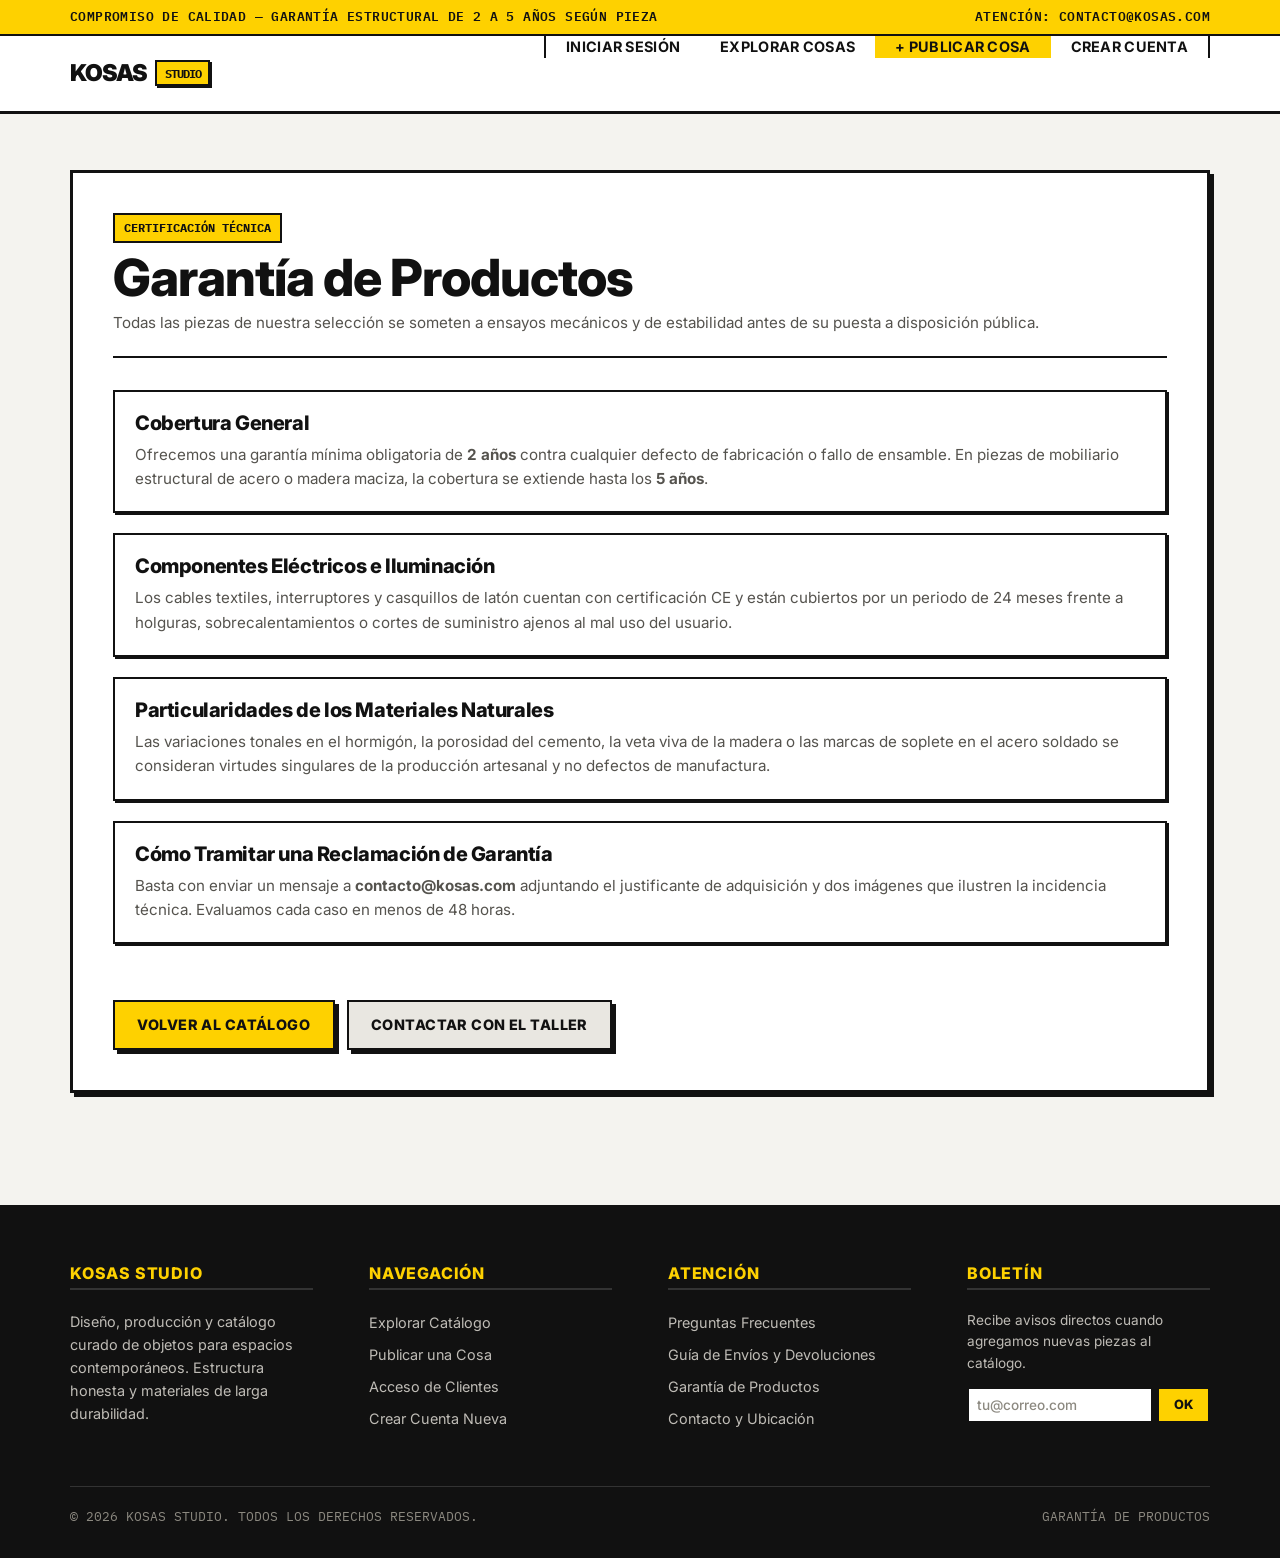
<file: views/pages/garantia.html>
<!DOCTYPE html>
<html lang="es">
<head>
  <meta charset="UTF-8">
  <meta name="viewport" content="width=device-width, initial-scale=1.0">
  <title>Garantía de Productos — KOSAS STUDIO</title>
  <meta name="description" content="Términos y cobertura de garantía técnica para todos los objetos del catálogo de KOSAS STUDIO.">
  <link rel="stylesheet" href="../css/style.css">
</head>
<body>

  <aside class="top-notice">
    <div class="container top-notice-inner">
      <span>COMPROMISO DE CALIDAD — GARANTÍA ESTRUCTURAL DE 2 A 5 AÑOS SEGÚN PIEZA</span>
      <span>ATENCIÓN: CONTACTO@KOSAS.COM</span>
    </div>
  </aside>

  <header class="navbar">
    <div class="container navbar-inner">
      <a href="../index.html" class="nav-brand">
        <span>KOSAS</span>
        <span class="nav-brand-badge">STUDIO</span>
      </a>

      <nav aria-label="Navegación del sitio">
        <ul class="nav-links">
          <li><a href="../index.html" class="nav-link">Iniciar Sesión</a></li>
          <li><a href="catalogo.html" class="nav-link">Explorar Cosas</a></li>
          <li><a href="agregar-cosa.html" class="nav-link highlight">+ Publicar Cosa</a></li>
          <li><a href="registro.html" class="nav-link">Crear Cuenta</a></li>
        </ul>
      </nav>
    </div>
  </header>

  <main class="main-content">
    <div class="container">

      <div class="info-content-card">
        <div class="info-header">
          <span class="tag tag-yellow">CERTIFICACIÓN TÉCNICA</span>
          <h1 style="margin-top: 0.35rem;">Garantía de Productos</h1>
          <p style="margin-top: 0.25rem;">
            Todas las piezas de nuestra selección se someten a ensayos mecánicos y de estabilidad antes de su puesta a disposición pública.
          </p>
        </div>

        <div style="display: flex; flex-direction: column; gap: var(--space-md);">
          <div class="faq-card">
            <h2 style="font-size: 1.25rem; margin-bottom: 0.5rem;">Cobertura General</h2>
            <p>
              Ofrecemos una garantía mínima obligatoria de <strong>2 años</strong> contra cualquier defecto de fabricación o fallo de ensamble. En piezas de mobiliario estructural de acero o madera maciza, la cobertura se extiende hasta los <strong>5 años</strong>.
            </p>
          </div>

          <div class="faq-card">
            <h2 style="font-size: 1.25rem; margin-bottom: 0.5rem;">Componentes Eléctricos e Iluminación</h2>
            <p>
              Los cables textiles, interruptores y casquillos de latón cuentan con certificación CE y están cubiertos por un periodo de 24 meses frente a holguras, sobrecalentamientos o cortes de suministro ajenos al mal uso del usuario.
            </p>
          </div>

          <div class="faq-card">
            <h2 style="font-size: 1.25rem; margin-bottom: 0.5rem;">Particularidades de los Materiales Naturales</h2>
            <p>
              Las variaciones tonales en el hormigón, la porosidad del cemento, la veta viva de la madera o las marcas de soplete en el acero soldado se consideran virtudes singulares de la producción artesanal y no defectos de manufactura.
            </p>
          </div>

          <div class="faq-card">
            <h2 style="font-size: 1.25rem; margin-bottom: 0.5rem;">Cómo Tramitar una Reclamación de Garantía</h2>
            <p>
              Basta con enviar un mensaje a <strong>contacto@kosas.com</strong> adjuntando el justificante de adquisición y dos imágenes que ilustren la incidencia técnica. Evaluamos cada caso en menos de 48 horas.
            </p>
          </div>
        </div>

        <div style="margin-top: var(--space-xl); display: flex; gap: var(--space-sm); flex-wrap: wrap;">
          <a href="catalogo.html" class="btn btn-primary">Volver al Catálogo</a>
          <a href="contacto.html" class="btn" style="background-color: var(--color-surface-muted);">Contactar con el Taller</a>
        </div>
      </div>

    </div>
  </main>

  <footer class="footer">
    <div class="container">
      <div class="footer-columns">
        <div class="footer-col">
          <h4>KOSAS STUDIO</h4>
          <p style="color: #bfbcb6; font-size: 0.9rem; line-height: 1.6;">
            Diseño, producción y catálogo curado de objetos para espacios contemporáneos. Estructura honesta y materiales de larga durabilidad.
          </p>
        </div>

        <div class="footer-col">
          <h4>NAVEGACIÓN</h4>
          <ul class="footer-links">
            <li><a href="catalogo.html" class="footer-link">Explorar Catálogo</a></li>
            <li><a href="agregar-cosa.html" class="footer-link">Publicar una Cosa</a></li>
            <li><a href="../index.html" class="footer-link">Acceso de Clientes</a></li>
            <li><a href="registro.html" class="footer-link">Crear Cuenta Nueva</a></li>
          </ul>
        </div>

        <div class="footer-col">
          <h4>ATENCIÓN</h4>
          <ul class="footer-links">
            <li><a href="faq.html" class="footer-link">Preguntas Frecuentes</a></li>
            <li><a href="envios-devoluciones.html" class="footer-link">Guía de Envíos y Devoluciones</a></li>
            <li><a href="garantia.html" class="footer-link">Garantía de Productos</a></li>
            <li><a href="contacto.html" class="footer-link">Contacto y Ubicación</a></li>
          </ul>
        </div>

        <div class="footer-col">
          <h4>BOLETÍN</h4>
          <p style="color: #bfbcb6; font-size: 0.85rem; margin-bottom: 0.75rem;">
            Recibe avisos directos cuando agregamos nuevas piezas al catálogo.
          </p>
          <div style="display: flex; gap: 0.25rem;">
            <input type="email" placeholder="tu@correo.com" class="form-input" style="padding: 0.5rem; font-size: 0.85rem;">
            <button class="btn btn-primary btn-sm" type="button">OK</button>
          </div>
        </div>
      </div>

      <div class="footer-bottom">
        <span>© 2026 KOSAS STUDIO. TODOS LOS DERECHOS RESERVADOS.</span>
        <span>GARANTÍA DE PRODUCTOS</span>
      </div>
    </div>
  </footer>

</body>
</html>
</file>
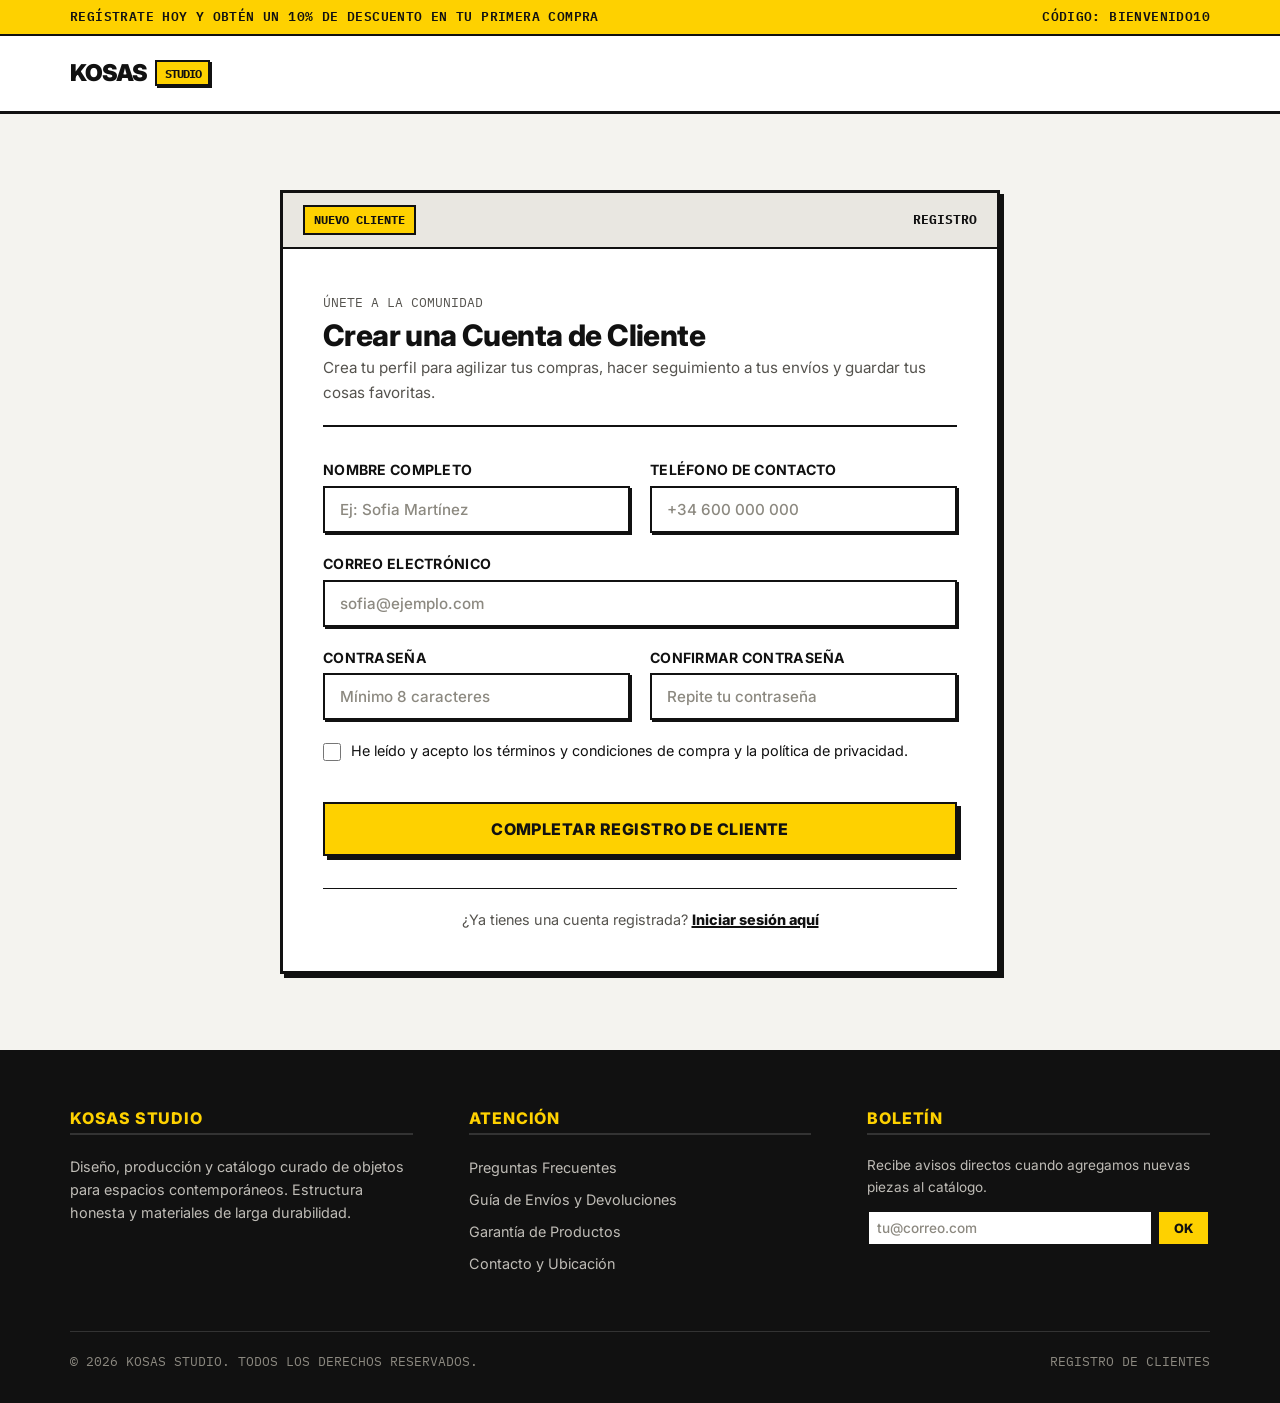
<file: views/pages/usuario-view-registro.html>
<!DOCTYPE html>
<html lang="es">
<head>
  <meta charset="UTF-8">
  <meta name="viewport" content="width=device-width, initial-scale=1.0">
  <title>Crear Cuenta — KOSAS STUDIO</title>
  <meta name="description" content="Regístrate como cliente en KOSAS para acceder a lanzamientos exclusivos y guardar tus objetos favoritos.">
  <link rel="stylesheet" href="../css/style.css">
</head>
<body>

  <aside class="top-notice">
    <div class="container top-notice-inner">
      <span>REGÍSTRATE HOY Y OBTÉN UN 10% DE DESCUENTO EN TU PRIMERA COMPRA</span>
      <span>CÓDIGO: BIENVENIDO10</span>
    </div>
  </aside>

  <header class="navbar">
    <div class="container navbar-inner">
      <a href="../../index.html" class="nav-brand">
        <span>KOSAS</span>
        <span class="nav-brand-badge">STUDIO</span>
      </a>
    </div>
  </header>

  <main class="main-content">
    <div class="container panel-wrapper">

      <div class="form-panel-wide b-card">
        
        <div class="card-header">
          <span class="tag tag-yellow">NUEVO CLIENTE</span>
          <span class="mono" style="font-size: 0.8rem; font-weight: 700;">REGISTRO</span>
        </div>

        <div class="card-body" style="padding: clamp(1.5rem, 3.5vw, 2.5rem);">
          
          <div class="form-header-area">
            <span class="mono" style="font-size: 0.8rem; color: var(--color-text-muted);">ÚNETE A LA COMUNIDAD</span>
            <h1>Crear una Cuenta de Cliente</h1>
            <p style="margin-top: 0.25rem;">
              Crea tu perfil para agilizar tus compras, hacer seguimiento a tus envíos y guardar tus cosas favoritas.
            </p>
          </div>

          <form action="../index.html" method="GET">
            
            <div class="form-grid-2">
              <div class="form-group">
                <label for="nombre" class="form-label">Nombre Completo</label>
                <input 
                  type="text" 
                  id="nombre" 
                  name="nombre" 
                  class="form-input" 
                  placeholder="Ej: Sofia Martínez" 
                  required
                >
              </div>

              <div class="form-group">
                <label for="telefono" class="form-label">Teléfono de Contacto</label>
                <input 
                  type="tel" 
                  id="telefono" 
                  name="telefono" 
                  class="form-input mono" 
                  placeholder="+34 600 000 000"
                >
              </div>
            </div>

            <div class="form-group">
              <label for="correo" class="form-label">Correo Electrónico</label>
              <input 
                type="email" 
                id="correo" 
                name="correo" 
                class="form-input" 
                placeholder="sofia@ejemplo.com" 
                required
              >
            </div>

            <div class="form-grid-2">
              <div class="form-group">
                <label for="pass1" class="form-label">Contraseña</label>
                <input 
                  type="password" 
                  id="pass1" 
                  name="pass1" 
                  class="form-input" 
                  placeholder="Mínimo 8 caracteres" 
                  required
                >
              </div>

              <div class="form-group">
                <label for="pass2" class="form-label">Confirmar Contraseña</label>
                <input 
                  type="password" 
                  id="pass2" 
                  name="pass2" 
                  class="form-input" 
                  placeholder="Repite tu contraseña" 
                  required
                >
              </div>
            </div>

            <div class="form-group">
              <label class="form-check">
                <input type="checkbox" name="terminos" required>
                <span>He leído y acepto los términos y condiciones de compra y la política de privacidad.</span>
              </label>
            </div>

            <button type="submit" class="btn btn-primary btn-block" style="padding: 0.95rem; margin-top: var(--space-md); font-size: 1rem;">
              Completar Registro de Cliente
            </button>

          </form>

          <div class="form-footer-nav">
            ¿Ya tienes una cuenta registrada? 
            <a href="../../index.html">Iniciar sesión aquí</a>
          </div>

        </div>

      </div>

    </div>
  </main>

  <footer class="footer">
    <div class="container">
      <div class="footer-columns">
        <div class="footer-col">
          <h4>KOSAS STUDIO</h4>
          <p style="color: #bfbcb6; font-size: 0.9rem; line-height: 1.6;">
            Diseño, producción y catálogo curado de objetos para espacios contemporáneos. Estructura honesta y materiales de larga durabilidad.
          </p>
        </div>

        <div class="footer-col">
          <h4>ATENCIÓN</h4>
          <ul class="footer-links">
            <li><a href="faq.html" class="footer-link">Preguntas Frecuentes</a></li>
            <li><a href="envios-devoluciones.html" class="footer-link">Guía de Envíos y Devoluciones</a></li>
            <li><a href="garantia.html" class="footer-link">Garantía de Productos</a></li>
            <li><a href="contacto.html" class="footer-link">Contacto y Ubicación</a></li>
          </ul>
        </div>

        <div class="footer-col">
          <h4>BOLETÍN</h4>
          <p style="color: #bfbcb6; font-size: 0.85rem; margin-bottom: 0.75rem;">
            Recibe avisos directos cuando agregamos nuevas piezas al catálogo.
          </p>
          <div style="display: flex; gap: 0.25rem;">
            <input type="email" placeholder="tu@correo.com" class="form-input" style="padding: 0.5rem; font-size: 0.85rem;">
            <button class="btn btn-primary btn-sm" type="button">OK</button>
          </div>
        </div>
      </div>

      <div class="footer-bottom">
        <span>© 2026 KOSAS STUDIO. TODOS LOS DERECHOS RESERVADOS.</span>
        <span>REGISTRO DE CLIENTES</span>
      </div>
    </div>
  </footer>
  <script src="../../controllers/UsuarioController.js"></script>
</body>
</html>
</file>
<file: views/css/style.css>
@import url('./base.css');
@import url('./components.css');
@import url('./pages.css');
</file>
